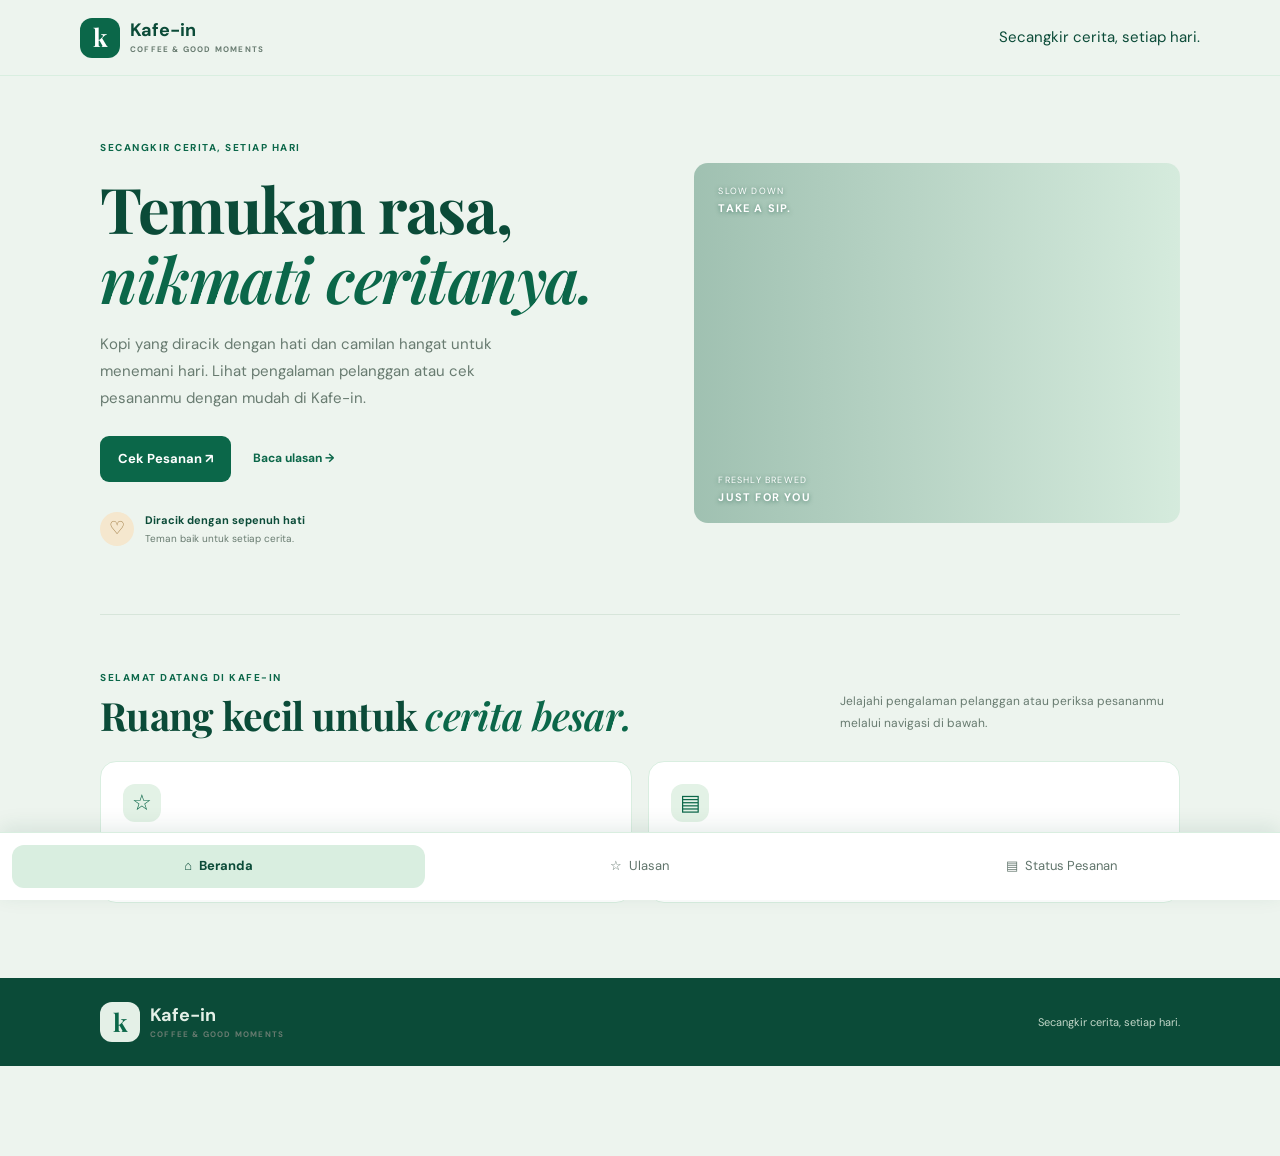
<file: index.html>
<!doctype html>
<html lang="id"><head><meta charset="utf-8"><meta name="viewport" content="width=device-width,initial-scale=1"><meta name="theme-color" content="#08764f"><title>Kafe-in — Coffee & Good Moments</title><link rel="stylesheet" href="style.css"></head>
<body><header class="topbar"><a class="logo" href="#beranda" data-page="beranda"><span class="logo-icon">k</span><span>Kafe-in<small>COFFEE & GOOD MOMENTS</small></span></a><span class="tagline">Secangkir cerita, setiap hari.</span></header>
<main><section id="beranda" class="hero wrap"><div class="hero-text"><div class="kicker">SECANGKIR CERITA, SETIAP HARI</div><h1>Temukan rasa,<br><em>nikmati ceritanya.</em></h1><p>Kopi yang diracik dengan hati dan camilan hangat untuk menemani hari. Lihat pengalaman pelanggan atau cek pesananmu dengan mudah di Kafe-in.</p><div class="hero-actions"><a class="btn primary" href="#pesanan" data-page="pesanan">Cek Pesanan ↗</a><a class="plain-link" href="#ulasan" data-page="ulasan">Baca ulasan →</a></div><div class="hero-note"><span class="note-icon">♡</span><div><strong>Diracik dengan sepenuh hati</strong><small>Teman baik untuk setiap cerita.</small></div></div></div><div class="hero-art"><div class="art-caption">SLOW DOWN<br><strong>TAKE A SIP.</strong></div><div class="art-bottom">FRESHLY BREWED<br><strong>JUST FOR YOU</strong></div></div></section>
<section id="page-content" class="section wrap" aria-live="polite"><div class="loading">Memuat halaman...</div></section></main><footer><a class="logo footer-logo" href="#beranda" data-page="beranda"><span class="logo-icon">k</span><span>Kafe-in<small>COFFEE & GOOD MOMENTS</small></span></a><p>Secangkir cerita, setiap hari.</p></footer><nav class="bottom-nav" aria-label="Navigasi utama"><a class="nav active" href="#beranda" data-page="beranda">⌂ <span>Beranda</span></a><a class="nav" href="#ulasan" data-page="ulasan">☆ <span>Ulasan</span></a><a class="nav" href="#pesanan" data-page="pesanan">▤ <span>Status Pesanan</span></a></nav><div id="toast" class="toast" role="status" aria-live="polite"></div><script src="script.js"></script></body></html>
</file>
<file: style.css>
@import url('https://fonts.googleapis.com/css2?family=DM+Sans:wght@400;500;600;700&family=Playfair+Display:ital,wght@0,600;0,700;1,600;1,700&display=swap');
:root{--green:#0B6749;--green2:#0B4B38;--dark:#0B4B38;--mint:#D9EEE0;--bg:#EDF4EE;--muted:#687b70;--line:#d7e5da;--white:#fff;--gold:#D9EEE0;--shadow:0 8px 24px #0B4B3810}
*{box-sizing:border-box}html{scroll-behavior:smooth;scroll-padding-top:86px}body{margin:0;background:var(--bg);color:var(--dark);font-family:'DM Sans',Arial,sans-serif;line-height:1.55;font-size:15px}a{color:inherit;text-decoration:none}button,input,textarea{font:inherit}button{cursor:pointer}.topbar{height:76px;background:#fff;border-bottom:1px solid var(--line);display:flex;align-items:center;justify-content:space-between;gap:25px;padding:0 max(calc((100% - 1120px)/2),5%);position:sticky;top:0;z-index:30}.logo{display:flex;align-items:center;gap:10px;font-weight:700;font-size:18px;line-height:1.05;flex-shrink:0}.logo-icon{width:40px;height:40px;display:grid;place-items:center;background:var(--green);color:white;border-radius:12px;font-family:'Playfair Display',serif;font-size:25px}.logo small{display:block;font-size:8px;letter-spacing:1.2px;color:var(--muted);margin-top:5px}.topbar nav{display:flex;align-items:center;gap:5px}.nav{padding:10px 12px;border-radius:25px;color:var(--muted);font-size:13px;white-space:nowrap}.nav:hover,.nav.active{background:var(--mint);color:var(--green)}.nav b{display:inline-grid;place-items:center;min-width:18px;height:18px;padding:0 4px;border-radius:20px;background:var(--green);color:#fff;font-size:10px}.nav-order{background:var(--green);color:#fff;border-radius:9px;padding:11px 15px;font-size:12px;font-weight:700;white-space:nowrap}.nav-order span{margin-left:8px}.hamburger{display:none;border:0;background:transparent;color:var(--dark);font-size:25px}.wrap{width:min(1080px,90%);margin:0 auto}.hero{display:grid;grid-template-columns:1fr .9fr;align-items:center;gap:55px;padding-top:64px;padding-bottom:68px;min-height:500px}.kicker{font-size:10px;letter-spacing:1.5px;color:var(--green);font-weight:700;display:flex;align-items:center;gap:8px}.kicker>span{width:7px;height:7px;background:var(--gold);border-radius:50%}.hero h1,.section-title h2{font-family:'Playfair Display',Georgia,serif;font-size:clamp(43px,5vw,63px);line-height:1.12;letter-spacing:-1.5px;margin:17px 0}.hero h1 em,.section-title h2 em{color:var(--green);font-weight:600}.hero-text>p{max-width:450px;color:var(--muted);font-size:15px;line-height:1.8}.hero-actions{display:flex;align-items:center;gap:22px;flex-wrap:wrap;margin-top:24px}.btn{display:inline-flex;align-items:center;justify-content:center;gap:14px;border:0;border-radius:9px;padding:13px 18px;font-size:13px;font-weight:700;transition:.2s}.btn.primary{background:var(--green);color:white}.btn.primary:hover{background:#075b3d;transform:translateY(-1px)}.plain-link{font-size:12px;color:var(--green);font-weight:700}.plain-link span{margin-left:5px}.hero-note{display:flex;align-items:center;gap:11px;margin-top:30px}.note-icon{width:34px;height:34px;display:grid;place-items:center;background:#f5e7ce;border-radius:50%;color:#9a753b;font-size:18px}.hero-note strong,.hero-note small{display:block}.hero-note strong{font-size:11px}.hero-note small{font-size:10px;color:var(--muted);margin-top:2px}.hero-art{height:345px;position:relative;border-radius:48% 48% 17px 17px;background:#e8f2e8;display:grid;place-items:center;overflow:hidden}.art-circle{position:absolute;width:230px;height:230px;border-radius:50%;background:#c9e2ce;top:44px}.coffee{width:145px;height:120px;position:relative;z-index:2;background:#fffdf7;border:6px solid #fff;border-radius:13px 13px 47px 47px;transform:rotate(-7deg);box-shadow:0 18px 25px #31543b20}.coffee-top{position:absolute;left:-2px;right:-2px;top:-3px;height:24px;border-radius:50%;background:#73442e;border:5px solid #fff4e7;z-index:3;text-align:center;color:#e9d3ad;font-size:12px}.coffee-handle{position:absolute;right:-39px;top:26px;width:44px;height:52px;border:10px solid #fff;border-left:0;border-radius:0 28px 28px 0}.coffee-shadow{position:absolute;bottom:-25px;left:10px;width:110px;height:13px;background:#9cbea2;filter:blur(9px);border-radius:50%}.art-caption,.art-bottom{position:absolute;left:24px;color:#77967d;font-size:9px;letter-spacing:1.2px;line-height:1.7}.art-caption{top:21px}.art-caption strong,.art-bottom strong{color:var(--green);font-size:11px}.art-bottom{bottom:16px}.art-sticker{position:absolute;right:20px;top:32%;width:65px;height:65px;border-radius:50%;background:#f3c46e;display:grid;align-content:center;justify-items:center;text-align:center;font-size:10px;font-weight:700;line-height:1.1;color:#72542d;transform:rotate(10deg);z-index:4}.art-sticker span{font-size:14px}.art-leaf{position:absolute;color:#8eb79a}.leaf1{top:72px;left:15%;font-size:28px}.leaf2{right:15%;bottom:65px;font-size:24px}.section{padding:47px 0 55px;border-top:1px solid var(--line)}.section-title{display:flex;align-items:end;justify-content:space-between;gap:25px;margin-bottom:24px}.section-title h2{font-size:clamp(30px,3.5vw,39px);margin:8px 0 0;letter-spacing:-.7px}.section-title>p{max-width:340px;margin:0 0 3px;font-size:12px;line-height:1.8;color:var(--muted)}.filters{display:flex;flex-wrap:wrap;gap:8px;margin-bottom:20px}.filter{padding:8px 15px;border-radius:30px;border:1px solid var(--line);background:#fff;color:var(--muted);font-size:12px}.filter.active{background:var(--green);border-color:var(--green);color:#fff}.products{display:grid;grid-template-columns:repeat(4,minmax(0,1fr));gap:15px}.product{min-width:0;background:white;border:1px solid var(--line);border-radius:13px;padding:11px;transition:.2s}.product:hover{box-shadow:var(--shadow);transform:translateY(-2px)}.product-art{height:133px;display:grid;place-items:center;border-radius:9px;background:linear-gradient(145deg,#f0f5ed,#dcebe0);font-size:57px;position:relative;overflow:hidden}.product-art:before{content:"";position:absolute;width:100px;height:100px;border-radius:50%;background:#ffffff77}.product-art span{position:relative;z-index:1}.product-category{display:block;color:var(--green);font-size:9px;letter-spacing:1px;font-weight:700;margin-top:12px}.product h3{font-size:13px;margin:4px 0}.product-desc{font-size:10px;color:var(--muted);min-height:31px;margin:0 0 10px}.product-bottom{display:flex;align-items:center;justify-content:space-between;gap:7px}.price{font-size:12px;font-weight:700}.add{width:32px;height:32px;border:0;border-radius:9px;background:var(--mint);color:var(--green);font-size:20px;line-height:1}.add:hover{background:var(--green);color:white}.checkout-grid{display:grid;grid-template-columns:minmax(0,1.15fr) minmax(280px,.85fr);align-items:start;gap:20px}.cart-list,.form-stack{display:grid;gap:12px}.cart-item{display:grid;grid-template-columns:76px minmax(0,1fr) auto;align-items:center;gap:13px;background:#fff;border:1px solid var(--line);border-radius:13px;padding:12px;min-width:0}.cart-art{height:74px;display:grid;place-items:center;background:var(--mint);border-radius:9px;font-size:37px}.cart-item h4{font-size:13px;margin:0 0 3px}.cart-item .price{color:var(--green)}.qty{display:flex;align-items:center;width:max-content;border:1px solid var(--line);border-radius:7px;overflow:hidden;margin-top:8px}.qty button{height:25px;width:27px;border:0;background:#f7faf6;color:var(--green)}.qty span{font-size:11px;min-width:25px;text-align:center}.remove{border:0;background:transparent;color:#97a49a;font-size:17px}.summary,.form-card{background:#fff;border:1px solid var(--line);border-radius:13px;padding:21px}.summary{position:sticky;top:92px}.summary h3,.form-card h3{font-size:15px;margin:0 0 16px}.sumrow{display:flex;justify-content:space-between;gap:10px;padding:10px 0;font-size:12px;color:var(--muted)}.sumrow strong{color:var(--dark)}.sumrow.total{border-top:1px solid var(--line);margin-top:6px;padding-top:15px;color:var(--dark);font-size:14px;font-weight:700}.sumrow.total strong{font-size:17px;color:var(--green)}.block{width:100%;margin-top:13px}.muted{color:var(--muted);font-size:10px}.center{display:block;text-align:center;margin-top:13px}.form-card h3{display:flex;align-items:center;gap:10px}.step{display:grid;place-items:center;width:28px;height:28px;border-radius:8px;background:var(--mint);color:var(--green);font-size:11px}.form-card>label:not(.payment){display:block;font-size:12px;font-weight:700;margin:13px 0 6px}.form-card>label small{font-weight:400;color:var(--muted)}.form-card input:not([type=radio]),.form-card textarea{width:100%;border:1px solid #dfe8df;background:#fcfdfb;border-radius:8px;padding:11px 12px;outline:none;font-size:12px;color:var(--dark)}.form-card input:focus,.form-card textarea:focus{border-color:var(--green);box-shadow:0 0 0 3px #08764f12}.payment{display:flex;align-items:center;gap:11px;border-top:1px solid #eff2ed;padding:12px 0;cursor:pointer}.payment input{position:absolute;opacity:0}.radio{width:18px;height:18px;border:2px solid #b7c8ba;border-radius:50%;display:grid;place-items:center;flex-shrink:0}.payment input:checked+.radio{border-color:var(--green)}.payment input:checked+.radio:after{content:"";width:8px;height:8px;border-radius:50%;background:var(--green)}.payment strong,.payment small{display:block}.payment strong{font-size:12px}.payment small{font-size:10px;color:var(--muted);margin-top:2px}.orders{display:grid;grid-template-columns:repeat(2,minmax(0,1fr));gap:14px}.order-card{background:#fff;border:1px solid var(--line);border-radius:13px;padding:17px}.order-head{display:flex;justify-content:space-between;gap:10px}.order-code{font-size:13px;font-weight:700}.order-date{font-size:10px;color:var(--muted);margin-top:3px}.badge{padding:5px 9px;border-radius:20px;background:#fff0d4;color:#95631a;font-size:10px;font-weight:700;height:max-content}.badge.done{background:#e1f2e4;color:#287147}.order-lines{margin:14px 0;padding:9px 0;border-top:1px solid var(--line);border-bottom:1px solid var(--line)}.order-line{display:flex;justify-content:space-between;gap:10px;padding:4px 0;font-size:11px}.order-total{display:flex;justify-content:space-between;font-size:12px;font-weight:700}.detail{width:100%;padding:9px;margin-top:13px;border:1px solid #cfe2d4;border-radius:8px;background:#fff;color:var(--green);font-size:11px;font-weight:700}.empty{grid-column:1/-1;background:#fff;border:1px dashed #cadbce;border-radius:12px;text-align:center;padding:25px;color:var(--muted);font-size:12px}.empty strong{display:block;color:var(--dark);font-size:14px;margin-top:6px}.message{padding:12px;border-radius:8px;font-size:12px;background:#e4f3e5;color:#236a3d}.error{background:#fae8e3;color:#923d2e}footer{display:flex;align-items:center;justify-content:space-between;gap:15px;flex-wrap:wrap;padding:24px max(calc((100% - 1080px)/2),5%);background:#153d2f;color:#e4f0e7;font-size:11px}footer p{margin:0;color:#c3d7c9}.footer-logo .logo-icon{background:#e4f0e7;color:var(--green)}.footer-logo .logo small{color:#b6cdbd}.toast{position:fixed;z-index:50;bottom:20px;left:50%;transform:translate(-50%,15px);opacity:0;pointer-events:none;background:#183b2e;color:#fff;border-radius:9px;padding:11px 16px;max-width:90%;font-size:12px;text-align:center;transition:.2s;box-shadow:var(--shadow)}.toast.show{opacity:1;transform:translate(-50%,0)}
@media(max-width:900px){.topbar{gap:10px;padding:0 4%}.topbar nav{gap:0}.nav{padding:9px 8px;font-size:11px}.nav-order{font-size:11px;padding:10px}.hero{gap:28px}.products{grid-template-columns:repeat(2,minmax(0,1fr))}.product-art{height:160px}}
@media(max-width:680px){html{scroll-padding-top:70px}.topbar{height:65px;padding:0 5%;gap:10px}.logo{font-size:16px}.logo-icon{width:36px;height:36px}.hamburger{display:block;order:3}.nav-order{display:none}.topbar nav{display:none;position:absolute;left:0;right:0;top:65px;padding:10px 5% 14px;background:white;border-bottom:1px solid var(--line);box-shadow:0 12px 18px #173e2b10;align-items:stretch;flex-direction:column}.topbar nav.open{display:flex}.nav{padding:11px 13px;font-size:13px}.hero{grid-template-columns:minmax(0,1fr);padding:38px 0 42px;gap:23px}.hero h1{font-size:clamp(42px,11vw,55px)}.hero-text>p{font-size:13px}.hero-art{height:280px;width:100%;max-width:470px;margin:auto}.art-circle{width:195px;height:195px;top:36px}.coffee{transform:scale(.86) rotate(-7deg)}.art-sticker{right:14px;width:58px;height:58px}.section{padding:35px 0 40px}.section-title{display:block;margin-bottom:19px}.section-title h2{font-size:31px}.section-title>p{margin-top:9px;font-size:11px}.products{gap:10px}.product{padding:8px;border-radius:11px}.product-art{height:120px;font-size:48px}.product h3{font-size:12px}.product-desc{font-size:9px;min-height:31px}.price{font-size:11px}.add{width:29px;height:29px}.checkout-grid{grid-template-columns:minmax(0,1fr);gap:13px}.summary{position:static;padding:17px;order:0}.cart-list{order:1}.form-stack{order:1}.form-card{padding:16px}.orders{grid-template-columns:minmax(0,1fr)}.order-card{padding:15px}.cart-item{grid-template-columns:60px minmax(0,1fr) auto;gap:9px;padding:9px}.cart-art{height:60px;font-size:30px}.cart-item h4{font-size:12px}.cart-item .price{font-size:11px}.remove{font-size:15px}footer{flex-direction:column;align-items:flex-start;padding:22px 5%;gap:10px}.hero-actions{gap:14px}.hero-actions .btn{padding:12px 13px}.plain-link{font-size:11px}}
@media(max-width:360px){.products{grid-template-columns:minmax(0,1fr)}.product-art{height:165px}.hero h1{font-size:39px}.filters{gap:5px}.filter{padding:8px 10px}.cart-item{grid-template-columns:51px minmax(0,1fr) auto;gap:7px}.cart-art{height:51px}.hero-actions{align-items:flex-start;flex-direction:column}}

.notice{padding:14px;border-radius:9px;margin:12px 0;font-size:12px}.notice.error{background:#fae8e3;color:#923d2e}.search-orders{display:flex;gap:10px;max-width:540px;margin:0 0 18px}.search-orders input{flex:1;min-width:0;border:1px solid #dfe8df;border-radius:8px;padding:11px 12px;font:inherit;font-size:12px}.product-art img{position:absolute;z-index:2;max-width:100%;width:100%;height:100%;object-fit:cover;border-radius:9px}.product-art span{z-index:3;filter:drop-shadow(0 2px 2px #fff8)}button:disabled{opacity:.65;cursor:wait}@media(max-width:680px){.search-orders{flex-direction:column}.search-orders .btn{width:100%}}
header.topbar {
    display: flex !important;
    flex-direction: row !important;
    align-items: center !important;
    justify-content: space-between !important;
    flex-wrap: nowrap !important;
}

header.topbar #navigation {
    display: flex !important;
    flex-direction: row !important;
    align-items: center !important;
    justify-content: center !important;
    gap: 24px !important;
    position: static !important;
    width: auto !important;
    height: auto !important;
}

header.topbar #navigation a {
    display: inline-flex !important;
    white-space: nowrap !important;
    width: auto !important;
}

@media (max-width: 768px) {
    header.topbar {
        flex-wrap: wrap !important;
    }

    header.topbar #navigation {
        flex-direction: row !important;
        flex-wrap: wrap !important;
        gap: 12px !important;
        width: 100% !important;
    }
}

/* Navigasi halaman terpisah: tautan sejajar dan responsif */
header.topbar { display:flex; flex-direction:row; align-items:center; justify-content:space-between; flex-wrap:nowrap; }
header.topbar nav#navigation { display:flex; flex-direction:row; align-items:center; justify-content:center; gap:clamp(8px, 1.6vw, 24px); position:static; width:auto; height:auto; padding:0; border:0; box-shadow:none; background:transparent; }
header.topbar nav#navigation .nav { display:inline-flex; align-items:center; white-space:nowrap; width:auto; }
@media (max-width:900px) { header.topbar { gap:10px; } header.topbar nav#navigation { gap:8px; } header.topbar nav#navigation .nav { padding:9px 7px; font-size:12px; } }
@media (max-width:680px) { header.topbar { height:auto; min-height:76px; flex-wrap:wrap; padding-top:10px; padding-bottom:10px; } header.topbar nav#navigation { order:4; width:100%; justify-content:space-between; gap:4px; flex-wrap:nowrap; overflow-x:auto; } header.topbar nav#navigation .nav { flex:0 0 auto; padding:9px 7px; font-size:11px; } header.topbar .hamburger { display:none; } header.topbar .nav-order { font-size:11px; padding:10px; } }

/* Mode satu alamat: konten berpindah tanpa memuat URL/halaman baru */
.app-page{display:none!important}
.app-page.active{display:block!important}
section.hero.app-page.active{display:grid!important}
.hero-art{background-image:linear-gradient(90deg,rgba(12,35,25,.55),rgba(12,35,25,.03)),url('https://images.unsplash.com/photo-1461023058943-07fcbe16d735?auto=format&fit=crop&w=1400&q=85');background-size:cover;background-position:center;min-height:390px;border-radius:18px}
.hero-art .coffee,.hero-art .art-circle{display:none}
.hero-art .art-caption,.hero-art .art-bottom{color:#fff;text-shadow:0 1px 4px #0008}
.hero-art .art-caption strong,.hero-art .art-bottom strong{color:#fff}
.product-art img{display:block}
.cart-art{overflow:hidden;position:relative}
.cart-art img{width:100%;height:100%;object-fit:cover;border-radius:9px;display:block}
@media(max-width:680px){header.topbar nav#navigation{display:flex!important;position:static!important;order:4;width:100%;justify-content:space-between;gap:2px;overflow-x:auto;flex-direction:row!important;padding:0!important;background:transparent!important;border:0!important;box-shadow:none!important}header.topbar{height:auto;min-height:76px;flex-wrap:wrap;padding-top:8px;padding-bottom:8px}header.topbar .hamburger,header.topbar .nav-order{display:none!important}header.topbar nav#navigation .nav{flex:0 0 auto;font-size:11px;padding:8px 7px}}

/* Final visual refinement: exact green palette, clean admin-inspired style, no floral decorations */
body{background:#EDF4EE;color:#0B4B38}
.topbar{background:#EDF4EE;border-color:#D9EEE0}
.logo-icon,.nav b,.nav-order,.btn.primary,.filter.active{background:#0B6749}
.nav:hover,.nav.active,.add,.step{background:#D9EEE0;color:#0B4B38}
.hero-art{border-radius:14px;background-color:#D9EEE0;background-image:linear-gradient(90deg,rgba(11,75,56,.28),rgba(11,75,56,.02)),url('https://images.unsplash.com/photo-1461023058943-07fcbe16d735?auto=format&fit=crop&w=1400&q=85');background-size:cover;background-position:center;min-height:360px}
.hero-art .coffee,.hero-art .art-circle,.hero-art .art-leaf,.hero-art .art-sticker{display:none!important}
.hero-art .art-caption,.hero-art .art-bottom{color:#fff;text-shadow:0 1px 4px #0B4B3888}
.hero-art .art-caption strong,.hero-art .art-bottom strong{color:#fff}
.product-art{background:#D9EEE0}
.product-art:before{display:none}
.product-art span{display:none!important}
.product-art img{z-index:2}
.cart-art{background:#D9EEE0}
.summary,.form-card,.product,.cart-item,.order-card{box-shadow:0 2px 10px #0B4B3808}
footer{background:#0B4B38}
@media(max-width:680px){.hero-art{min-height:260px;border-radius:12px}.hero-art .art-caption{top:14px;left:14px}.hero-art .art-bottom{bottom:12px;left:14px}}


/* Halaman ulasan */
.review-grid {
  display: grid;
  grid-template-columns: repeat(3, minmax(0, 1fr));
  gap: 18px;
  margin-top: 28px;
}
.review-card {
  background: #fff;
  border: 1px solid #e1ebe4;
  border-radius: 18px;
  padding: 24px;
  box-shadow: 0 8px 24px rgba(11, 75, 56, .04);
}
.review-stars { color: #0b6749; letter-spacing: 3px; margin-bottom: 14px; }
.review-card p { color: #60746b; line-height: 1.7; min-height: 76px; }
.review-card strong, .review-card small { display: block; }
.review-card small { margin-top: 5px; color: #829188; }
@media (max-width: 700px) {
  .review-grid { grid-template-columns: 1fr; }
  .review-card p { min-height: 0; }
}

/* Form ulasan */
.review-form{background:#fff;border:1px solid #d9eee0;border-radius:18px;padding:22px;margin:22px 0 28px;display:grid;gap:12px}.review-form h3{margin:0;color:#0b4b38}.review-inputs{display:grid;grid-template-columns:1fr 1fr;gap:12px}.review-form input,.review-form select,.review-form textarea{width:100%;padding:12px 14px;border:1px solid #d9e7df;border-radius:10px;font:inherit;color:#183f32;background:#f8fbf8}.review-form textarea{resize:vertical}.review-form .btn{justify-self:start;border:0;cursor:pointer}.review-form .muted{margin:0;font-size:13px}@media(max-width:600px){.review-inputs{grid-template-columns:1fr}.review-form{padding:16px}}


/* Navigasi bawah pada perangkat mobile */
@media (max-width: 700px) {
  body { padding-bottom: calc(76px + env(safe-area-inset-bottom)); }
  .topbar { height: 64px; padding: 0 18px; position: sticky; top: 0; }
  .topbar .hamburger { display: none !important; }
  .topbar #navigation {
    position: fixed !important;
    left: 0 !important; right: 0 !important; bottom: 0 !important; top: auto !important;
    width: 100% !important; height: calc(68px + env(safe-area-inset-bottom));
    padding: 8px 10px calc(8px + env(safe-area-inset-bottom)) !important;
    margin: 0 !important; display: flex !important; flex-direction: row !important;
    align-items: center; justify-content: space-around; gap: 6px;
    background: #fff; border-top: 1px solid #d7e5da;
    box-shadow: 0 -5px 20px rgba(11,75,56,.08); z-index: 1000;
  }
  .topbar #navigation .nav {
    flex: 1; min-width: 0; display: flex !important; align-items: center; justify-content: center;
    text-align: center; padding: 10px 4px !important; margin: 0 !important;
    border-radius: 12px; font-size: 12px; line-height: 1.2; white-space: normal;
  }
  .topbar #navigation .nav.active { background: #d9eee0; color: #0b4b38; }
  footer { margin-bottom: 4px; }
}


/* PERBAIKAN: navigasi utama selalu berada di bawah layar */
body { padding-bottom: 88px !important; }
header.topbar { position: relative !important; top: auto !important; }
header.topbar nav#navigation {
  position: fixed !important;
  left: 0 !important; right: 0 !important; bottom: 0 !important; top: auto !important;
  z-index: 9999 !important;
  display: flex !important; flex-direction: row !important;
  align-items: center !important; justify-content: space-around !important;
  width: 100% !important; height: calc(72px + env(safe-area-inset-bottom)) !important;
  margin: 0 !important; padding: 8px 12px calc(8px + env(safe-area-inset-bottom)) !important;
  gap: 8px !important; overflow: visible !important;
  background: #ffffff !important; border-top: 1px solid #d9eee0 !important;
  box-shadow: 0 -5px 20px rgba(11,75,56,.10) !important;
}
header.topbar nav#navigation .nav {
  display: flex !important; flex: 1 1 0 !important; align-items: center !important;
  justify-content: center !important; width: auto !important; min-width: 0 !important;
  margin: 0 !important; padding: 12px 5px !important; text-align: center !important;
  white-space: normal !important; border-radius: 12px !important;
  font-size: 13px !important; line-height: 1.2 !important;
}
header.topbar nav#navigation .nav.active { background: #d9eee0 !important; color: #0b4b38 !important; }
header.topbar .hamburger { display: none !important; }
@media (min-width: 701px) {
  header.topbar nav#navigation { max-width: none !important; }
  header.topbar nav#navigation .nav { font-size: 14px !important; }
}

/* Layout khusus versi tugas: Beranda, Ulasan, Status Pesanan */
[hidden] { display: none !important; }
.bottom-nav {
  position: fixed; left: 0; right: 0; bottom: 0; z-index: 9999;
  display: flex; align-items: center; justify-content: space-around; gap: 8px;
  min-height: calc(68px + env(safe-area-inset-bottom));
  padding: 8px 12px calc(8px + env(safe-area-inset-bottom));
  background: #fff; border-top: 1px solid #d9eee0;
  box-shadow: 0 -5px 20px rgba(11,75,56,.10);
}
.bottom-nav .nav { flex: 1 1 0; display: flex; align-items: center; justify-content: center; gap: 7px; min-width: 0; padding: 11px 6px; border-radius: 12px; font-size: 13px; color: #60746b; }
.bottom-nav .nav.active { background: #d9eee0; color: #0b4b38; font-weight: 700; }
.bottom-nav .nav:first-letter { font-size: 18px; }
body { padding-bottom: calc(90px + env(safe-area-inset-bottom)) !important; }
header.topbar { position: sticky !important; top: 0 !important; }
.home-extra { padding: 8px 0 20px; }
.home-shortcuts { display: grid; grid-template-columns: repeat(2,minmax(0,1fr)); gap: 16px; }
.shortcut-card { display: grid; gap: 8px; padding: 22px; border: 1px solid #d9eee0; border-radius: 16px; background: #fff; transition: transform .2s, box-shadow .2s; }
.shortcut-card:hover { transform: translateY(-2px); box-shadow: 0 8px 24px rgba(11,75,56,.08); }
.shortcut-icon { display: grid; place-items: center; width: 38px; height: 38px; border-radius: 12px; background: #e3f2e6; color: #0b6749; font-size: 22px; }
.shortcut-card strong { color: #183f32; }
.shortcut-card span:last-child { color: #60746b; font-size: 12px; }
.review-form label, .search-orders label { display: block; margin-bottom: 5px; color: #244b3a; font-size: 12px; font-weight: 700; }
.review-inputs > div { min-width: 0; }
.order-lookup-layout { display: grid; grid-template-columns: minmax(250px,.8fr) minmax(0,1.2fr); align-items: start; gap: 20px; }
.search-orders { display: grid; gap: 10px; max-width: none; padding: 20px; margin: 0; background: #fff; border: 1px solid #d9eee0; border-radius: 16px; }
.search-orders h3 { margin: 0 0 5px; font-size: 16px; }
.search-orders input { width: 100%; min-width: 0; border: 1px solid #dfe8df; border-radius: 8px; padding: 12px; font: inherit; font-size: 13px; }
.search-orders input:focus, .review-form input:focus, .review-form select:focus, .review-form textarea:focus { outline: 2px solid #b8dfc5; border-color: #0b6749; }
.demo-number-list { display: flex; flex-wrap: wrap; gap: 6px; }
.demo-number-list span { padding: 5px 8px; border-radius: 7px; background: #edf6ef; color: #0b6749; font-size: 11px; }
.order-lookup-layout .orders { display: grid; grid-template-columns: minmax(0,1fr); gap: 12px; }
.order-card-head { display: flex; justify-content: space-between; align-items: center; gap: 12px; }
.order-card-head small, .order-card-head strong { display: block; }
.order-card-head small { color: #829188; font-size: 9px; letter-spacing: 1px; }
.order-card-head strong { margin-top: 3px; font-size: 15px; }
.order-status { padding: 5px 10px; border-radius: 30px; font-size: 11px; font-weight: 700; white-space: nowrap; }
.status-process { background: #fff0d4; color: #95631a; }
.status-done { background: #e1f2e4; color: #287147; }
.status-cancelled { background: #fae8e3; color: #923d2e; }
.order-card h4 { margin: 16px 0 7px; font-size: 12px; }
.order-items { margin: 0; padding: 0; list-style: none; }
.order-items li { padding: 7px 0; border-bottom: 1px solid #eff2ed; font-size: 12px; }
.order-total { margin-top: 12px; padding-top: 10px; border-top: 1px solid #eff2ed; }
.order-total strong { color: #0b6749; }
.order-lookup-layout .muted { margin: 0; line-height: 1.6; }
.loading { padding: 25px; color: #60746b; text-align: center; }
.error-state { color: #923d2e; }
@media (max-width: 700px) {
  .bottom-nav { gap: 4px; padding-left: 8px; padding-right: 8px; }
  .bottom-nav .nav { flex-direction: column; gap: 3px; padding: 8px 3px; font-size: 11px; }
  .home-shortcuts, .order-lookup-layout { grid-template-columns: minmax(0,1fr); }
  .shortcut-card { padding: 17px; }
  .order-lookup-layout { gap: 14px; }
  .search-orders { padding: 16px; }
  .section-title { align-items: start; }
}

/* Form transaksi pada halaman Status Pesanan */
.transaction-section{margin-top:48px;padding-top:34px;border-top:1px solid #e4eee8}
.transaction-form{max-width:820px;background:#fff;border:1px solid #e1ebe5;border-radius:18px;padding:24px;box-shadow:0 10px 30px rgba(20,70,48,.05)}
.form-grid{display:grid;grid-template-columns:repeat(2,minmax(0,1fr));gap:18px}
.transaction-form .field{display:flex;flex-direction:column;gap:8px;min-width:0}
.transaction-form label{font-size:.9rem;font-weight:600;color:#254a39}
.transaction-form input,.transaction-form select{width:100%;min-height:46px;padding:11px 12px;border:1px solid #cfddd4;border-radius:10px;background:#fff;color:#21372b;font:inherit;box-sizing:border-box}
.transaction-form input:focus,.transaction-form select:focus{outline:3px solid rgba(8,118,79,.13);border-color:#08764f}
.transaction-total{margin:20px 0;color:#145c40;font-weight:700}
.form-message{min-height:1.4em;margin:12px 0 0;color:#145c40;font-size:.92rem}
@media(max-width:640px){.transaction-form{padding:17px}.form-grid{grid-template-columns:1fr;gap:14px}.transaction-section{margin-top:34px;padding-top:26px}}
</file>
